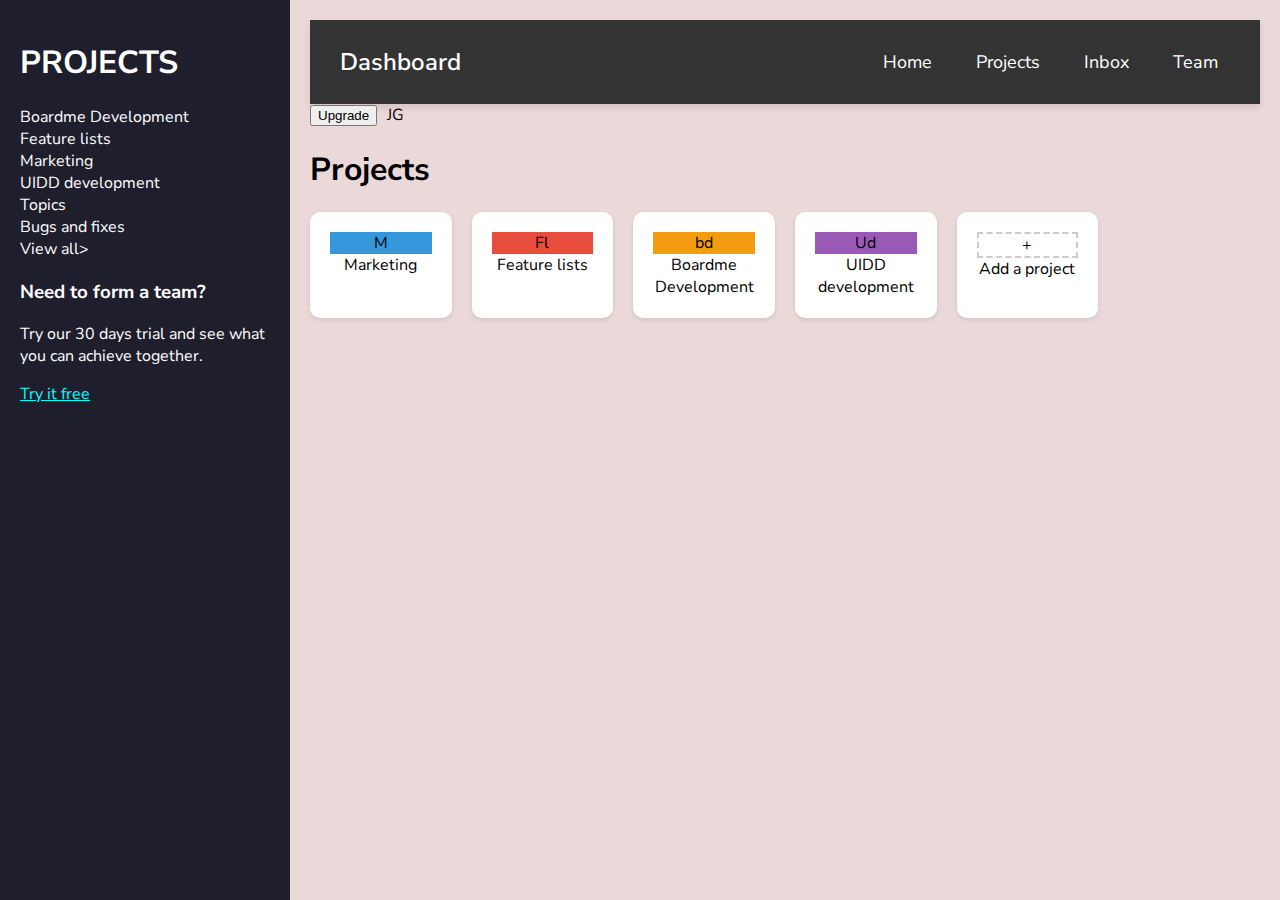
<file: designs/Aashi/index.html>
<!DOCTYPE html>
<html lang="en">

<head>
    <meta charset="UTF-8">
    <meta name="viewport" content="width=device-width, initial-scale=1.0">
    <title>Project Management Dashboard</title>
    <link rel="stylesheet" href="style.css">
    <link rel="preconnect" href="https://fonts.googleapis.com">
    <link rel="preconnect" href="https://fonts.gstatic.com" crossorigin>
    <link href="https://fonts.googleapis.com/css2?family=Brygada+1918:ital,wght@0,400..700;1,400..700&family=Nunito+Sans:ital,opsz,wght@0,6..12,200..1000&family=Playwrite+GB+S:ital,wght@0,100..400;1,100..400&display=swap" rel="stylesheet">
</head>

<body>
    <div class="container">
        <div class="sidebar">
            <h1>PROJECTS</h1>
            <div class="nav">
                <div class="nav-item">Boardme Development</div>
                <div class="nav-item">Feature lists</div>
                <div class="nav-item">Marketing</div>
                <div class="nav-item">UIDD development</div>
                <div class="nav-item">Topics</div>
                <div class="nav-item">Bugs and fixes</div>
                <div class="nav-item">View all></div>
            </div>

            <div class="team-card">
                <h3>Need to form a team?</h3>
                <p>Try our 30 days trial and see what you can achieve together.</p>
                <a href="#" style="color: aqua;">Try it free</a>
            </div>
        </div>
        <div class="main-content">
            <div class="header">
                <nav class="navbar">
                    <h1>Dashboard</h1>
                    <button class="hamburger" onclick="toggleMenu()">☰</button>
                    <ul class="nav-links">
                        <li><a href="#">Home</a></li>
                        <li><a href="#">Projects</a></li>
                        <li><a href="#">Inbox</a></li>
                        <li><a href="#">Team</a></li>
                    </ul>
                </nav>

                <div style="display: flex; align-items: center;">
                    <button class="upgrade-button">Upgrade</button>
                    <div class="user-avatar" style="margin-left: 10px;">JG</div>
                </div>
            </div>
            <h1>Projects</h1>
            <div class="project-grid">
                <div class="project-card">
                    <div class="project-icon" style="background-color: #3498db;">M</div>
                    <div>Marketing</div>
                </div>
                <div class="project-card">
                    <div class="project-icon" style="background-color: #e74c3c;">Fl</div>
                    <div>Feature lists</div>
                </div>
                <div class="project-card">
                    <div class="project-icon" style="background-color: #f39c12;">bd</div>
                    <div>Boardme Development</div>
                </div>
                <div class="project-card">
                    <div class="project-icon" style="background-color: #9b59b6;">Ud</div>
                    <div>UIDD development</div>
                </div>
                <div class="project-card">
                    <div class="project-icon" style="background-color: #fff; color: #000; border: 2px dashed #ccc;">+
                    </div>
                    <div>Add a project</div>
                </div>
            </div>
        </div>
    </div>
    <script>
        function toggleMenu() {
            const navLinks = document.querySelector('.nav-links');
            navLinks.classList.toggle('active');
        }
    </script>
</body>

</html>
</file>
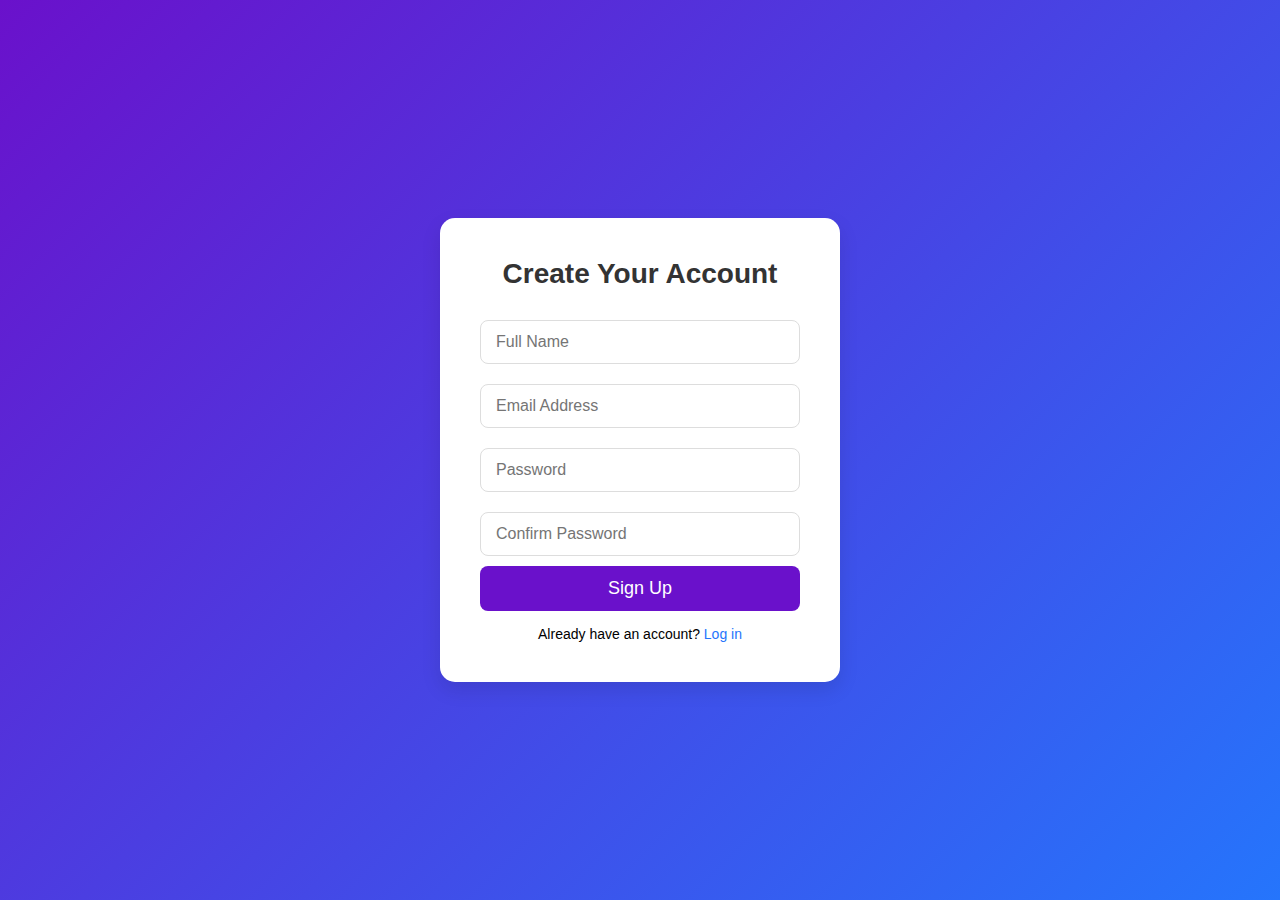
<file: designs/SooryaCodes/signup.html>
<!DOCTYPE html>
<html lang="en">
<head>
  <meta charset="UTF-8">
  <meta name="viewport" content="width=device-width, initial-scale=1.0">
  <title>Sign Up</title>
  <link rel="stylesheet" href="styless.css">
</head>
<body>

  <div class="signup-container">
    <h2>Create Your Account</h2>
    <form action="#" method="POST">
      <input type="text" placeholder="Full Name" required />
      <input type="email" placeholder="Email Address" required />
      <input type="password" placeholder="Password" required />
      <input type="password" placeholder="Confirm Password" required />
      <button type="submit">Sign Up</button>
    </form>
    <p>Already have an account? <a href="index.html">Log in</a></p>
  </div>

</body>
</html>
</file>
<file: designs/Aashi/style.css>
body {
  font-family: "Nunito Sans", sans-serif;
  margin: 0;
  padding: 0;
  background-color: rgb(235, 217, 217);
}

.navbar {
  background-color: #333;
  padding: 10px 30px;
  display: flex;
  justify-content: space-between;
  align-items: center;
  box-shadow: 0 4px 8px rgba(0, 0, 0, 0.1);
}

.navbar h1 {
  color: #fff;
  font-size: 24px;
  font-weight: 600;
}

.hamburger {
  font-size: 24px;
  color: white;
  background: none;
  border: none;
  cursor: pointer;
  display: none;
}

.nav-links {
  list-style: none;
  display: flex;
  margin: 0;
  padding: 0;
}

.nav-links li {
  margin-left: 20px;
}

.nav-links a {
  text-decoration: none;
  color: white;
  font-size: 18px;
  padding: 8px 12px;
  position: relative;
  transition: color 0.3s ease;
}

.nav-links a::after {
  content: "";
  position: absolute;
  left: 0;
  bottom: -2px;
  width: 0;
  height: 2px;
  background-color: red;
  transition: width 0.3s ease;
}

.nav-links a:hover {
  color: red;
}

.nav-links a:hover::after {
  width: 100%;
}

.container {
  display: flex;
  min-height: 100vh;
}

.sidebar {
  width: 250px;
  background-color: #1e1e2d;
  color: #fff;
  padding: 20px;
  cursor: pointer;
}

.main-content {
  flex-grow: 1;
  padding: 20px;
}

.project-grid {
  display: grid;
  grid-template-columns: repeat(auto-fill, minmax(120px, 1fr));
  gap: 20px;
}

.project-card {
  background-color: #fff;
  border-radius: 10px;
  padding: 20px;
  text-align: center;
  box-shadow: 0 2px 5px rgba(0, 0, 0, 0.1);
  transition: transform 0.3s ease, box-shadow 0.3s ease;
}

.project-card:hover {
  transform: scale(1.05);
  box-shadow: 0 4px 10px rgba(0, 0, 0, 0.2);
}

@media (max-width: 768px) {
  .navbar {
      padding: 10px 20px;
  }

  .hamburger {
      display: block;
  }

  .nav-links {
      flex-direction: column;
      position: absolute;
      top: 60px;
      left: -100%;
      width: 100%;
      background-color: #333;
      transition: left 0.3s ease;
  }

  .nav-links.active {
      left: 0;
  }

  .nav-links li {
      margin: 15px 0;
  }

  .container {
      flex-direction: column;
  }
}
</file>
<file: designs/SooryaCodes/styless.css>
/* General Reset */
* {
    margin: 0;
    padding: 0;
    box-sizing: border-box;
  }
  
  body {
    height: 100vh;
    display: flex;
    justify-content: center;
    align-items: center;
    background: linear-gradient(135deg, #6a11cb, #2575fc);
    font-family: 'Arial', sans-serif;
  }
  
  /* Container Styling */
  .signup-container {
    width: 400px;
    padding: 40px;
    background-color: #fff;
    border-radius: 15px;
    box-shadow: 0 8px 20px rgba(0, 0, 0, 0.1);
    text-align: center;
  }
  
  .signup-container h2 {
    margin-bottom: 20px;
    color: #333;
    font-size: 28px;
  }
  
  /* Input Fields */
  .signup-container input {
    width: 100%;
    padding: 12px 15px;
    margin: 10px 0;
    border: 1px solid #ddd;
    border-radius: 8px;
    font-size: 16px;
    transition: border-color 0.3s ease-in-out;
  }
  
  .signup-container input:focus {
    border-color: #6a11cb;
    outline: none;
    box-shadow: 0 0 8px rgba(106, 17, 203, 0.3);
  }
  
  /* Submit Button */
  .signup-container button {
    width: 100%;
    padding: 12px;
    background-color: #6a11cb;
    color: #fff;
    border: none;
    border-radius: 8px;
    font-size: 18px;
    cursor: pointer;
    transition: background-color 0.3s ease;
  }
  
  .signup-container button:hover {
    background-color: #4c0cb3;
  }
  
  /* Login Link */
  .signup-container p {
    margin-top: 15px;
    font-size: 14px;
  }
  
  .signup-container a {
    color: #2575fc;
    text-decoration: none;
    transition: color 0.3s;
  }
  
  .signup-container a:hover {
    color: #6a11cb;
  }
  
  /* Responsive Design */
  @media (max-width: 480px) {
    .signup-container {
      width: 90%;
    }
  }
</file>
